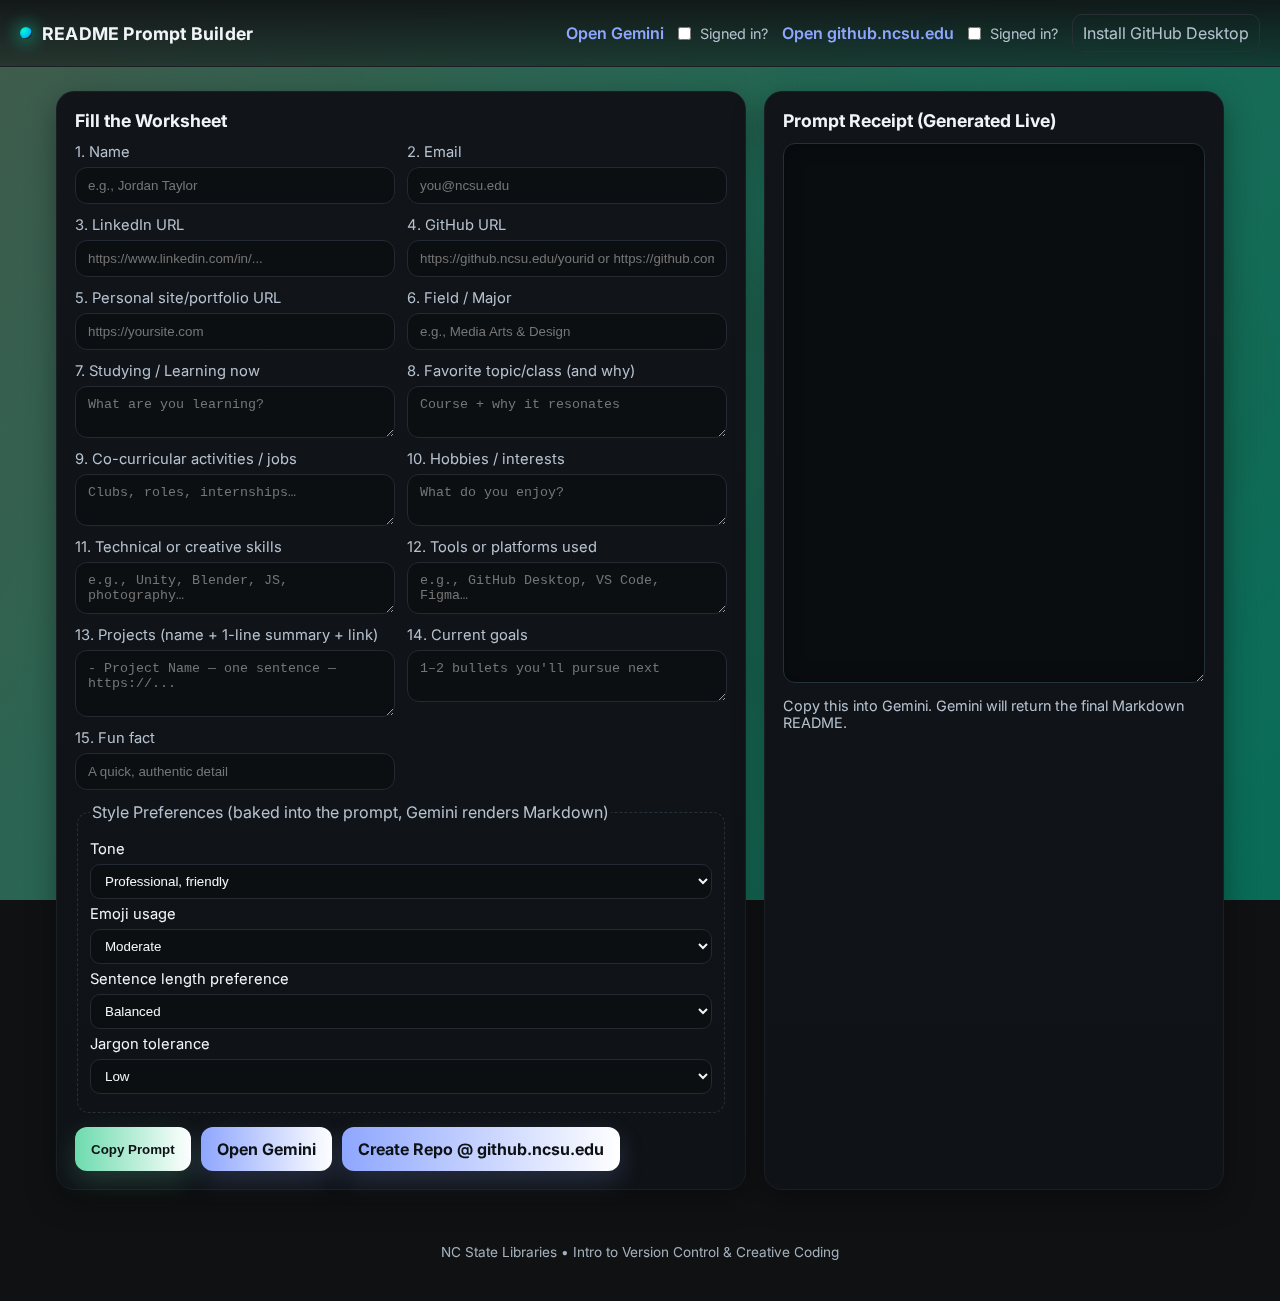
<file: index.html>
<!DOCTYPE html>
<html lang="en">
<head>
  <meta charset="utf-8" />
  <meta name="viewport" content="width=device-width, initial-scale=1" />
  <title>NCSU • README Prompt Builder</title>
  <link rel="preconnect" href="https://fonts.googleapis.com" />
  <link href="https://fonts.googleapis.com/css2?family=Inter:wght@400;600;800&display=swap" rel="stylesheet" />
  <link rel="stylesheet" href="style.css" />
</head>
<body>
  <!-- Animated background -->
  <canvas id="shader-bg" aria-hidden="true"></canvas>

  <header class="topbar">
    <div class="brand">
      <div class="dot"></div>
      <h1>README Prompt Builder</h1>
    </div>
    <nav class="checks">
      <div class="check">
        <a href="https://gemini.google.com" target="_blank" rel="noopener">Open Gemini</a>
        <label class="toggle">
          <input type="checkbox" id="gemini-ok" />
          <span>Signed in?</span>
        </label>
      </div>
      <div class="check">
        <a href="https://github.ncsu.edu" target="_blank" rel="noopener">Open github.ncsu.edu</a>
        <label class="toggle">
          <input type="checkbox" id="github-ok" />
          <span>Signed in?</span>
        </label>
      </div>
      <a class="ghost" href="https://desktop.github.com/" target="_blank" rel="noopener">Install GitHub Desktop</a>
    </nav>
  </header>

  <main class="container">
    <section class="panel">
      <h2>Fill the Worksheet</h2>

      <form id="ws-form">
        <div class="grid">
          <label>1. Name
            <input type="text" id="name" placeholder="e.g., Jordan Taylor" />
          </label>

          <label>2. Email
            <input type="email" id="email" placeholder="you@ncsu.edu" />
          </label>

          <label>3. LinkedIn URL
            <input type="url" id="linkedin" placeholder="https://www.linkedin.com/in/..." />
          </label>

          <label>4. GitHub URL
            <input type="url" id="github" placeholder="https://github.ncsu.edu/yourid or https://github.com/yourid" />
          </label>

          <label>5. Personal site/portfolio URL
            <input type="url" id="portfolio" placeholder="https://yoursite.com" />
          </label>

          <label>6. Field / Major
            <input type="text" id="field" placeholder="e.g., Media Arts & Design" />
          </label>

          <label>7. Studying / Learning now
            <textarea id="studying" rows="2" placeholder="What are you learning?"></textarea>
          </label>

          <label>8. Favorite topic/class (and why)
            <textarea id="favorite" rows="2" placeholder="Course + why it resonates"></textarea>
          </label>

          <label>9. Co-curricular activities / jobs
            <textarea id="activities" rows="2" placeholder="Clubs, roles, internships…"></textarea>
          </label>

          <label>10. Hobbies / interests
            <textarea id="hobbies" rows="2" placeholder="What do you enjoy?"></textarea>
          </label>

          <label>11. Technical or creative skills
            <textarea id="skills" rows="2" placeholder="e.g., Unity, Blender, JS, photography…"></textarea>
          </label>

          <label>12. Tools or platforms used
            <textarea id="tools" rows="2" placeholder="e.g., GitHub Desktop, VS Code, Figma…"></textarea>
          </label>

          <label>13. Projects (name + 1-line summary + link)
            <textarea id="projects" rows="3" placeholder="- Project Name — one sentence — https://..."></textarea>
          </label>

          <label>14. Current goals
            <textarea id="goals" rows="2" placeholder="1–2 bullets you'll pursue next"></textarea>
          </label>

          <label>15. Fun fact
            <input type="text" id="funfact" placeholder="A quick, authentic detail" />
          </label>
        </div>

        <fieldset class="prefs">
          <legend>Style Preferences (baked into the prompt, Gemini renders Markdown)</legend>
          <label>Tone
            <select id="tone">
              <option value="professional, friendly">Professional, friendly</option>
              <option value="enthusiastic, maker-oriented">Enthusiastic, maker-oriented</option>
              <option value="concise, minimal">Concise, minimal</option>
              <option value="academic, research-focused">Academic, research-focused</option>
            </select>
          </label>

          <label>Emoji usage
            <select id="emoji">
              <option value="moderate">Moderate</option>
              <option value="minimal">Minimal</option>
              <option value="none">None</option>
              <option value="expressive">Expressive</option>
            </select>
          </label>

          <label>Sentence length preference
            <select id="sentences">
              <option value="balanced">Balanced</option>
              <option value="short">Short</option>
              <option value="varied">Varied</option>
            </select>
          </label>

          <label>Jargon tolerance
            <select id="jargon">
              <option value="low">Low</option>
              <option value="medium">Medium</option>
              <option value="high">High</option>
            </select>
          </label>
        </fieldset>

        <div class="actions">
          <button type="button" id="copyPrompt" class="primary">Copy Prompt</button>
          <a class="secondary" href="https://gemini.google.com" target="_blank" rel="noopener">Open Gemini</a>
          <a class="secondary" href="https://github.ncsu.edu/new" target="_blank" rel="noopener">Create Repo @ github.ncsu.edu</a>
        </div>
      </form>
    </section>

    <section class="panel receipt">
      <h2>Prompt Receipt (Generated Live)</h2>
      <textarea id="receipt" readonly></textarea>
      <p class="hint">Copy this into Gemini. Gemini will return the final Markdown README.</p>
    </section>
  </main>

  <footer class="footer">
    <p>NC State Libraries • Intro to Version Control & Creative Coding</p>
  </footer>

  <script src="shader.js"></script>
  <script src="script.js"></script>
</body>
</html>
</file>
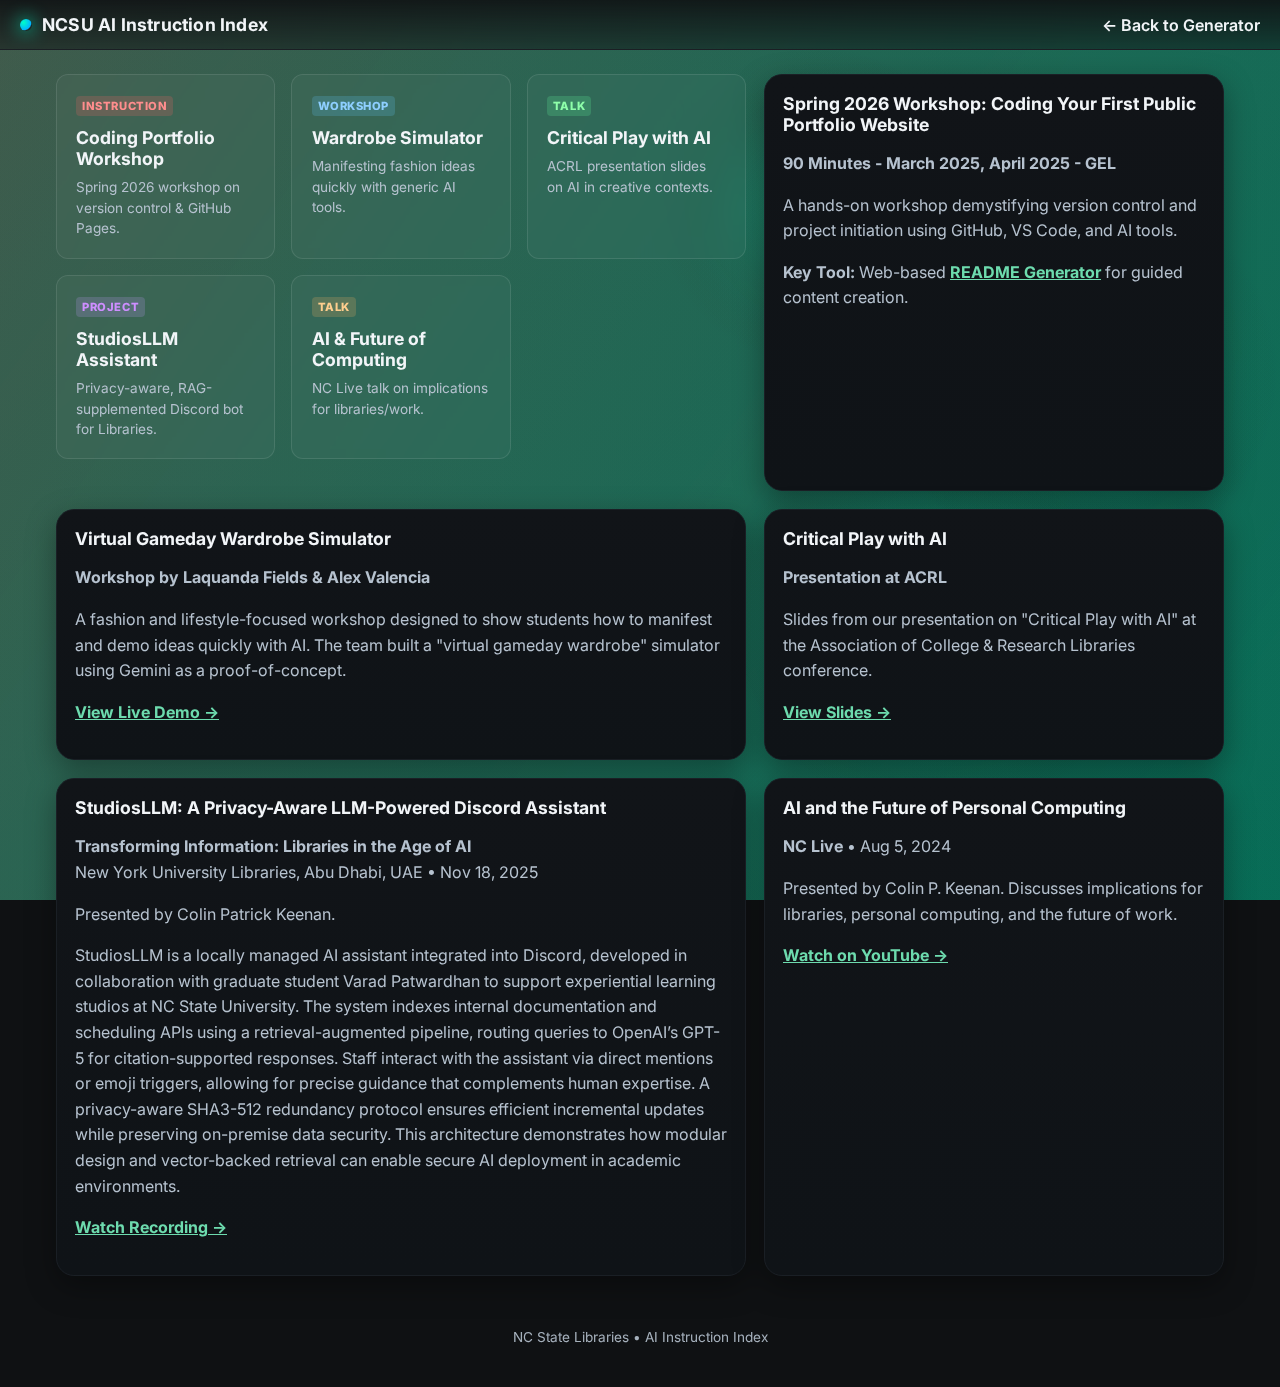
<file: ai-instruction.html>
<!DOCTYPE html>
<html lang="en">
<head>
  <meta charset="utf-8" />
  <meta name="viewport" content="width=device-width, initial-scale=1" />
  <title>NCSU • AI Instruction Index</title>
  <link rel="preconnect" href="https://fonts.googleapis.com" />
  <link href="https://fonts.googleapis.com/css2?family=Inter:wght@400;600;800&display=swap" rel="stylesheet" />
  <link rel="stylesheet" href="style.css" />
  <style>
    .panel h3 { margin-top: 2rem; color: var(--accent); }
    .panel h4 { margin-top: 1.5rem; color: var(--text); }
    .panel ul, .panel ol { line-height: 1.6; color: var(--muted); }
    .panel li { margin-bottom: 0.5rem; }
    .panel p { line-height: 1.6; color: var(--muted); }
    .example-box { background: rgba(255,255,255,0.03); padding: 1.5rem; border-radius: 8px; border: 1px solid #1b1f24; margin-top: 1rem; }
    .example-box h1 { font-size: 1.8rem; margin-top: 0; color: var(--text); border-bottom: 1px solid #30363d; padding-bottom: 0.5rem; }
    .example-box h2 { font-size: 1.4rem; color: var(--text); border-bottom: 1px solid #30363d; padding-bottom: 0.3rem; margin-top: 1.5rem; }

    /* Nav Grid */
    .nav-grid { display: grid; grid-template-columns: repeat(auto-fit, minmax(200px, 1fr)); gap: 1rem; margin-bottom: 2rem; }
    .nav-card { display: block; text-decoration: none; padding: 1.2rem; border-radius: 12px; border: 1px solid rgba(255,255,255,0.1); transition: all 0.2s ease; background: rgba(255,255,255,0.03); backdrop-filter: blur(5px); }
    .nav-card:hover { transform: translateY(-4px); background: rgba(255,255,255,0.06); border-color: rgba(255,255,255,0.3); box-shadow: 0 10px 30px -10px rgba(0,0,0,0.5); }
    .nav-card h3 { margin: 0.5rem 0; font-size: 1.1rem; color: var(--text); font-weight: 700; }
    .nav-card p { font-size: 0.85rem; color: var(--muted); margin: 0; line-height: 1.5; }
    .badg { font-size: 0.7rem; text-transform: uppercase; letter-spacing: 0.05em; font-weight: 800; padding: 3px 6px; border-radius: 4px; display: inline-block; margin-bottom: 0.2rem; }
    
    .red .badg { background: rgba(255, 100, 100, 0.2); color: #ff8e8e; }
    .red:hover { border-color: #ff8e8e; }
    
    .blue .badg { background: rgba(100, 200, 255, 0.2); color: #8ecfff; }
    .blue:hover { border-color: #8ecfff; }

    .green .badg { background: rgba(100, 255, 160, 0.2); color: #8effaa; }
    .green:hover { border-color: #8effaa; }

    .purple .badg { background: rgba(200, 160, 255, 0.2); color: #ce8eff; }
    .purple:hover { border-color: #ce8eff; }

    .orange .badg { background: rgba(255, 180, 100, 0.2); color: #ffce8e; }
    .orange:hover { border-color: #ffce8e; }
    
    html { scroll-behavior: smooth; }
  </style>
</head>
<body>
  <!-- Animated background -->
  <canvas id="shader-bg" aria-hidden="true"></canvas>

  <header class="topbar">
    <div class="brand">
      <div class="dot"></div>
      <h1>NCSU AI Instruction Index</h1>
    </div>
    <nav class="checks">
      <a href="index.html" class="check" style="text-decoration:none; color:var(--text); font-weight:600;">← Back to Generator</a>
    </nav>
  </header>

  <main class="container">
    <nav class="nav-grid">
      <a href="#workshop" class="nav-card red">
        <span class="badg">Instruction</span>
        <h3>Coding Portfolio Workshop</h3>
        <p>Spring 2026 workshop on version control & GitHub Pages.</p>
      </a>
      <a href="#wardrobe" class="nav-card blue">
        <span class="badg">Workshop</span>
        <h3>Wardrobe Simulator</h3>
        <p>Manifesting fashion ideas quickly with generic AI tools.</p>
      </a>
      <a href="#critical-play" class="nav-card green">
        <span class="badg">Talk</span>
        <h3>Critical Play with AI</h3>
        <p>ACRL presentation slides on AI in creative contexts.</p>
      </a>
      <a href="#studios-llm" class="nav-card purple">
        <span class="badg">Project</span>
        <h3>StudiosLLM Assistant</h3>
        <p>Privacy-aware, RAG-supplemented Discord bot for Libraries.</p>
      </a>
      <a href="#ai-future" class="nav-card orange">
        <span class="badg">Talk</span>
        <h3>AI & Future of Computing</h3>
        <p>NC Live talk on implications for libraries/work.</p>
      </a>
    </nav>

    <section class="panel" id="workshop">
      <h2>Spring 2026 Workshop: Coding Your First Public Portfolio Website</h2>
      <p><strong>90 Minutes - March 2025, April 2025 - GEL</strong></p>
      <p>A hands-on workshop demystifying version control and project initiation using GitHub, VS Code, and AI tools.</p>
      
      <p><strong>Key Tool:</strong> Web-based <a href="https://technobotanist.github.io/ReadMe-Generator/" target="_blank" style="color:var(--accent); font-weight:bold;">README Generator</a> for guided content creation.</p>
    </section>

    <section class="panel" id="wardrobe">
      <h2>Virtual Gameday Wardrobe Simulator</h2>
      <p><strong>Workshop by Laquanda Fields & Alex Valencia</strong></p>
      <p>A fashion and lifestyle-focused workshop designed to show students how to manifest and demo ideas quickly with AI. The team built a "virtual gameday wardrobe" simulator using Gemini as a proof-of-concept.</p>
      <p>
        <a href="https://lmfields1201.github.io/Wardrobe/" target="_blank" style="color:var(--accent); font-weight:bold;">View Live Demo →</a>
      </p>
    </section>

    <section class="panel" id="critical-play">
      <h2>Critical Play with AI</h2>
      <p><strong>Presentation at ACRL</strong></p>
      <p>Slides from our presentation on "Critical Play with AI" at the Association of College & Research Libraries conference.</p>
      <p>
        <a href="https://docs.google.com/presentation/d/1tNc6swdE9iE1m_UOpHPLV2YGXtqjqychBHOxQo2aX6c/edit?usp=sharing" target="_blank" style="color:var(--accent); font-weight:bold;">View Slides →</a>
      </p>
    </section>

    <section class="panel" id="studios-llm">
      <h2>StudiosLLM: A Privacy-Aware LLM-Powered Discord Assistant</h2>
      <p><strong>Transforming Information: Libraries in the Age of AI</strong><br>
      New York University Libraries, Abu Dhabi, UAE • Nov 18, 2025</p>
      <p>Presented by Colin Patrick Keenan.</p>
      <p>StudiosLLM is a locally managed AI assistant integrated into Discord, developed in collaboration with graduate student Varad Patwardhan to support experiential learning studios at NC State University. The system indexes internal documentation and scheduling APIs using a retrieval-augmented pipeline, routing queries to OpenAI’s GPT-5 for citation-supported responses. Staff interact with the assistant via direct mentions or emoji triggers, allowing for precise guidance that complements human expertise. A privacy-aware SHA3-512 redundancy protocol ensures efficient incremental updates while preserving on-premise data security. This architecture demonstrates how modular design and vector-backed retrieval can enable secure AI deployment in academic environments.</p>
      <p>
        <a href="https://nyu.zoom.us/rec/play/P-lWgquxsSoMvJQX5F1FH7DXrhAcBgVNz0ozAqDUl-aKLYMo-nmeiDykGvrLqM_y9ACXQuotHRjlj1Fw.ZVQP22z8XdCYR-GS?eagerLoadZvaPages=&accessLevel=meeting&canPlayFromShare=true&from=share_recording_detail&continueMode=true&componentName=rec-play&originRequestUrl=https%3A%2F%2Fnyu.zoom.us%2Frec%2Fshare%2FEvf-VLVnPHgPoU4S8hm1nFNU77jU5P9DVOGQPYuaGbRv9qKiKLUQEXJjnoZ5X4E.4TBIK5-T-v9HDQwL" target="_blank" style="color:var(--accent); font-weight:bold;">Watch Recording →</a>
      </p>
    </section>

    <section class="panel" id="ai-future">
      <h2>AI and the Future of Personal Computing</h2>
      <p><strong>NC Live</strong> • Aug 5, 2024</p>
      <p>Presented by Colin P. Keenan. Discusses implications for libraries, personal computing, and the future of work.</p>
      <p>
        <a href="https://www.youtube.com/watch?v=mt7eClWSvOg" target="_blank" style="color:var(--accent); font-weight:bold;">Watch on YouTube →</a>
      </p>
    </section>




  </main>

  <footer class="footer">
    <p>NC State Libraries • AI Instruction Index</p>
  </footer>

  <script src="shader.js"></script>
</body>
</html>
</file>
<file: style.css>
:root{
  --bg:#0f1113;
  --panel:#121417;
  --muted:#b6c2cf;
  --text:#f2f5f8;
  --accent:#6ddbae;
  --accent2:#8ea6ff;
  --ring: #00ffc6;
  --shadow: rgba(0,0,0,.35);
}

*{box-sizing:border-box}
html,body{height:100%}
body{
  margin:0;
  background: var(--bg);
  font-family: Inter, system-ui, -apple-system, Segoe UI, Roboto, Arial, sans-serif;
  color: var(--text);
}

/* Animated background */
#shader-bg{
  position:fixed; inset:0; z-index:0; pointer-events:none;
}
@keyframes floatPulse {
  0%{filter:hue-rotate(0deg) blur(0px)}
  50%{filter:hue-rotate(20deg) blur(1px)}
  100%{filter:hue-rotate(0deg) blur(0px)}
}

/* Topbar */
.topbar{
  position:sticky; top:0; z-index:2;
  display:flex; align-items:center; justify-content:space-between;
  padding:14px 20px;
  background: linear-gradient(180deg, rgba(15,17,19,.9), rgba(15,17,19,.5));
  backdrop-filter: blur(8px);
  border-bottom: 1px solid #1b1f24;
}
.brand{display:flex; align-items:center; gap:10px}
.brand .dot{
  width:12px; height:12px; border-radius:50%;
  background: radial-gradient(circle at 30% 30%, var(--ring), #00b6ff 60%, transparent 70%);
  box-shadow: 0 0 18px var(--ring);
  animation: floatPulse 3.5s ease-in-out infinite;
}
.topbar h1{font-size:1.1rem; margin:0; letter-spacing:.2px}

.checks{display:flex; align-items:center; gap:14px; flex-wrap:wrap}
.check{display:flex; align-items:center; gap:10px}
.check a{color:var(--accent2); text-decoration:none; font-weight:600}
.check a:hover{text-decoration:underline}
.toggle{display:flex; align-items:center; gap:6px; font-size:.9rem; color:var(--muted)}
.toggle input{accent-color: var(--accent)}

.ghost{
  color:var(--muted); text-decoration:none; border:1px solid #2a2f36;
  padding:8px 10px; border-radius:10px;
}
.ghost:hover{border-color:#3a414b}

/* Layout */
.container{
  position:relative; z-index:1;
  display:grid; grid-template-columns: 1.2fr .8fr; gap:18px;
  max-width:1200px; margin:24px auto; padding:0 16px;
}
@media (max-width: 980px){
  .container{grid-template-columns:1fr}
}

.panel{
  background: linear-gradient(180deg, #111418, #0f1317);
  border: 1px solid #1a1f25;
  border-radius:18px;
  padding:18px;
  box-shadow: 0 10px 30px var(--shadow);
}
.panel h2{margin:0 0 12px 0; font-size:1.1rem}

.grid{
  display:grid; gap:12px;
  grid-template-columns: 1fr 1fr;
}
.grid label{display:flex; flex-direction:column; gap:6px; font-size:.92rem; color:var(--muted)}
.grid input, .grid textarea, .prefs select{
  background:#0c0f12; color:var(--text);
  border:1px solid #232a33; border-radius:12px;
  padding:10px 12px; outline:none;
}
.grid textarea{resize:vertical}
@media (max-width: 980px){ .grid{grid-template-columns:1fr} }

.prefs{
  margin-top:12px; border:1px dashed #26303a; border-radius:12px; padding:12px;
}
.prefs legend{color:var(--muted)}
.prefs label{display:flex; flex-direction:column; gap:6px; margin:6px 0; font-size:.92rem}
.prefs select{background:#0c0f12; color:var(--text); border:1px solid #232a33; border-radius:10px; padding:8px 10px}

.actions{
  display:flex; flex-wrap:wrap; gap:10px; margin-top:14px;
}
.primary, .secondary{
  border:none; cursor:pointer; text-decoration:none; font-weight:700;
  padding:12px 16px; border-radius:12px; transition: transform .08s ease, filter .12s ease;
  display:inline-flex; align-items:center; gap:8px;
}
.primary{
  background: linear-gradient(90deg, var(--accent), #fff);
  color:#0d1216;
  box-shadow: 0 10px 26px rgba(109,219,174,.2);
}
.primary:hover{transform: translateY(-1px)}
.secondary{
  background: linear-gradient(90deg, #8ea6ff, #ffffff);
  color:#0d1216;
  box-shadow: 0 10px 26px rgba(142,166,255,.18);
}
.secondary:hover{transform: translateY(-1px)}

.receipt textarea{
  width:100%; min-height:540px; background:#0a0d10; color:#f7fafc;
  border:1px solid #24303a; border-radius:12px;
  padding:14px; font-family: ui-monospace, SFMono-Regular, Menlo, Consolas, monospace;
  font-size:.92rem; line-height:1.4; box-shadow: inset 0 0 20px rgba(0,0,0,.25);
}

.hint{color:var(--muted); font-size:.9rem; margin:.6rem 0 0}

.footer{
  color:var(--muted); font-size:.85rem; text-align:center; padding:16px 0 28px;
  opacity:.9;
}
</file>
